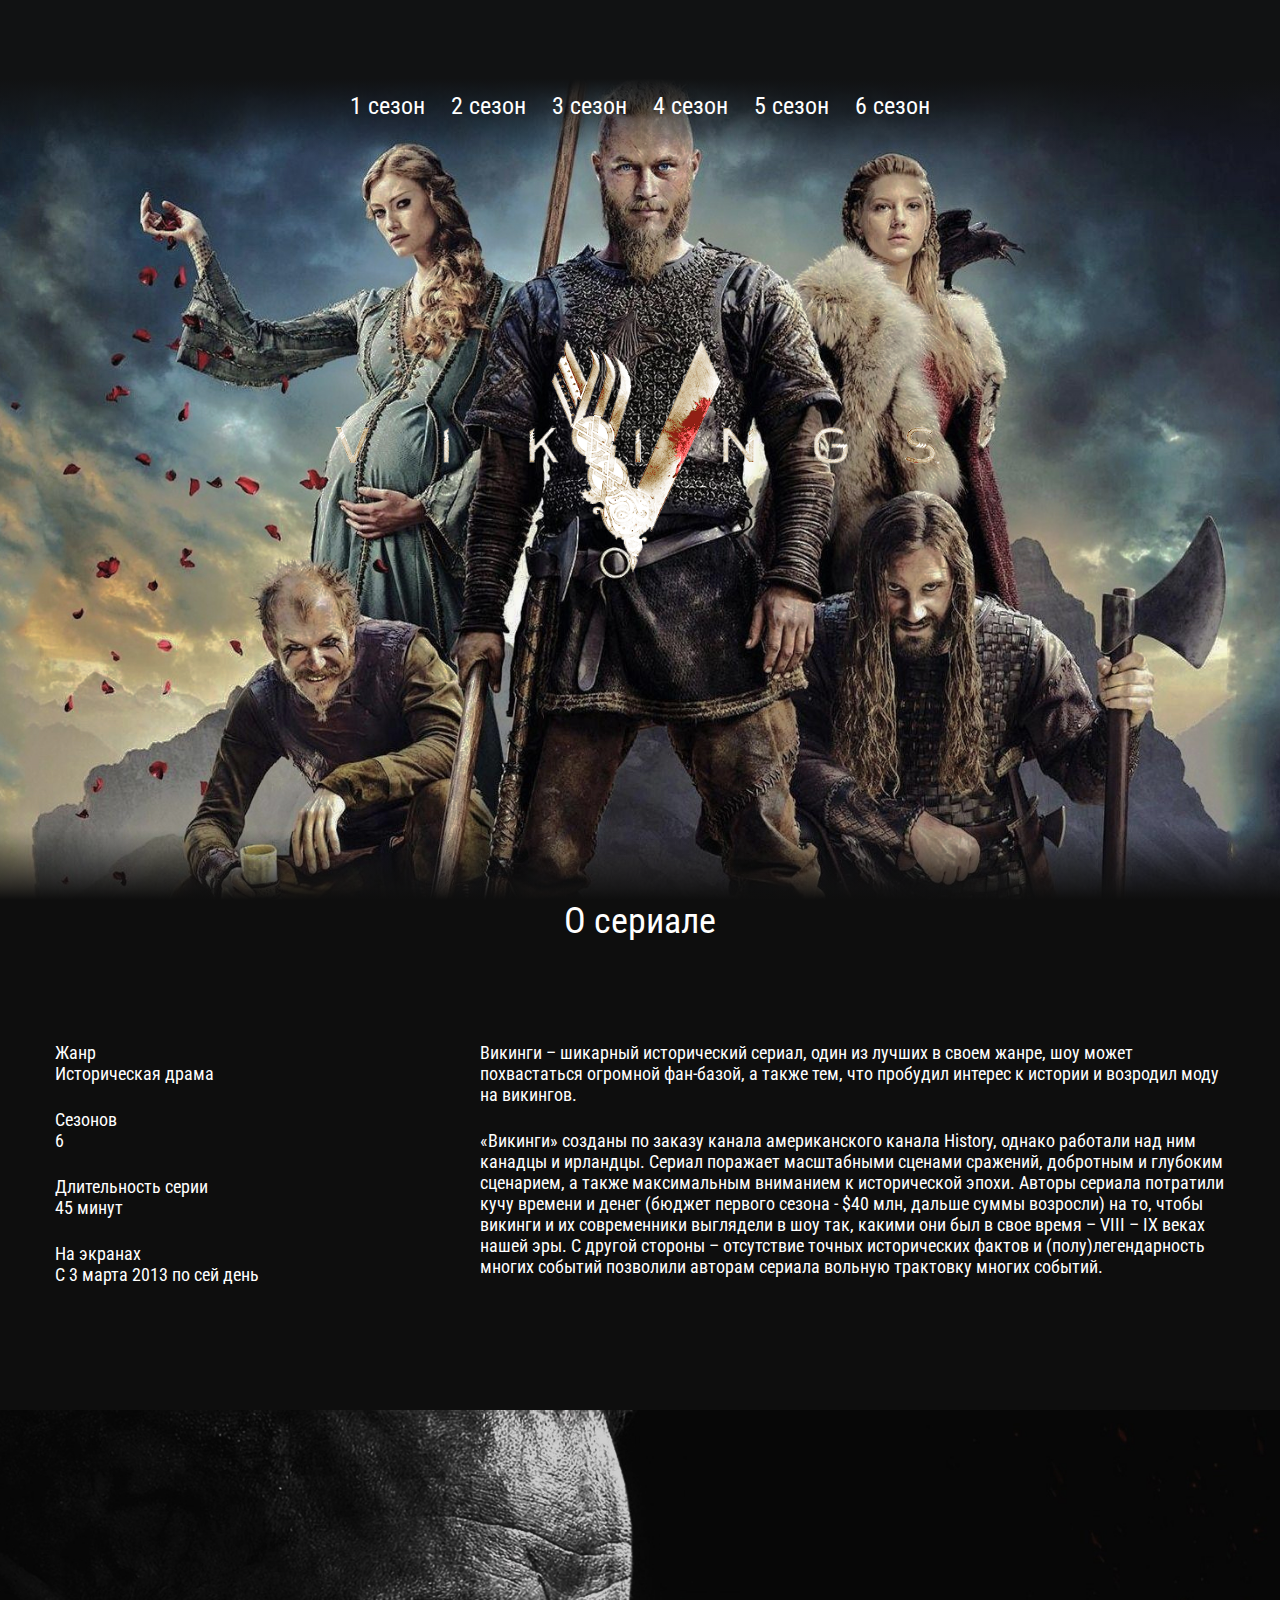
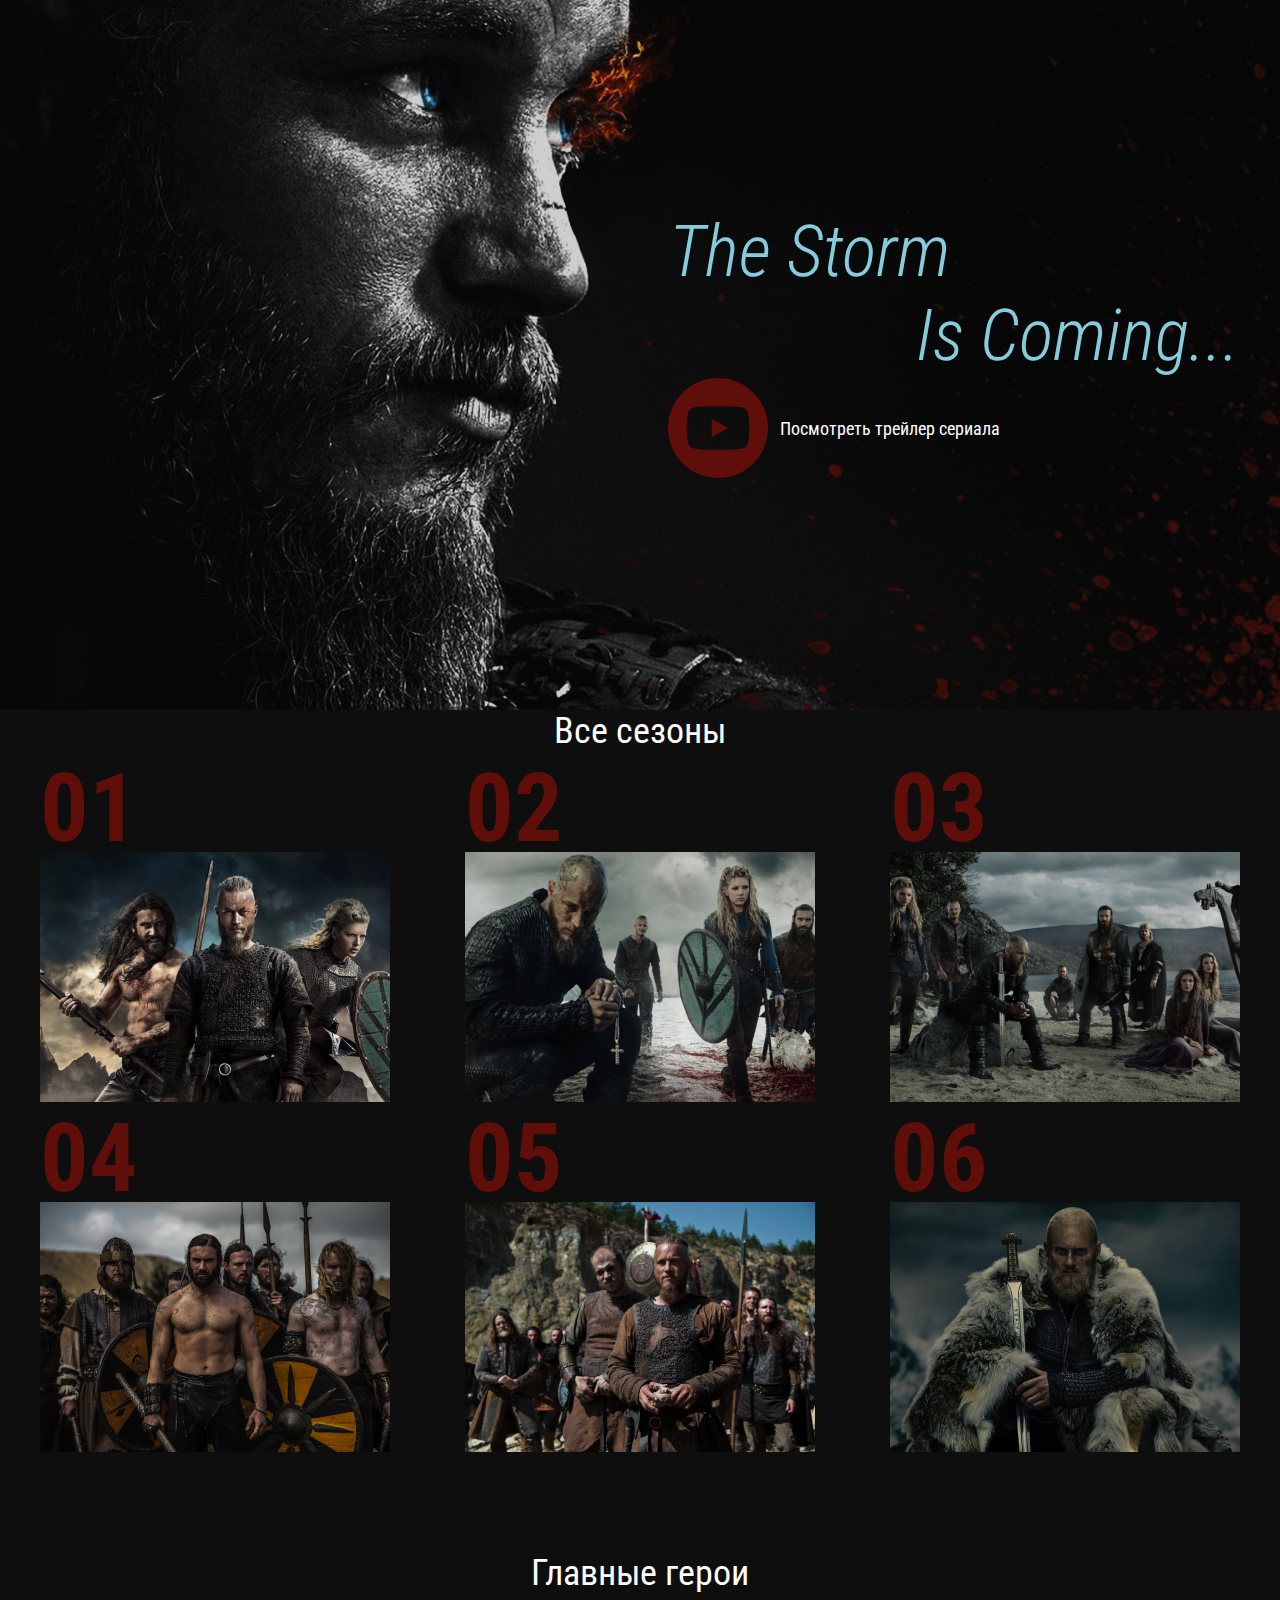
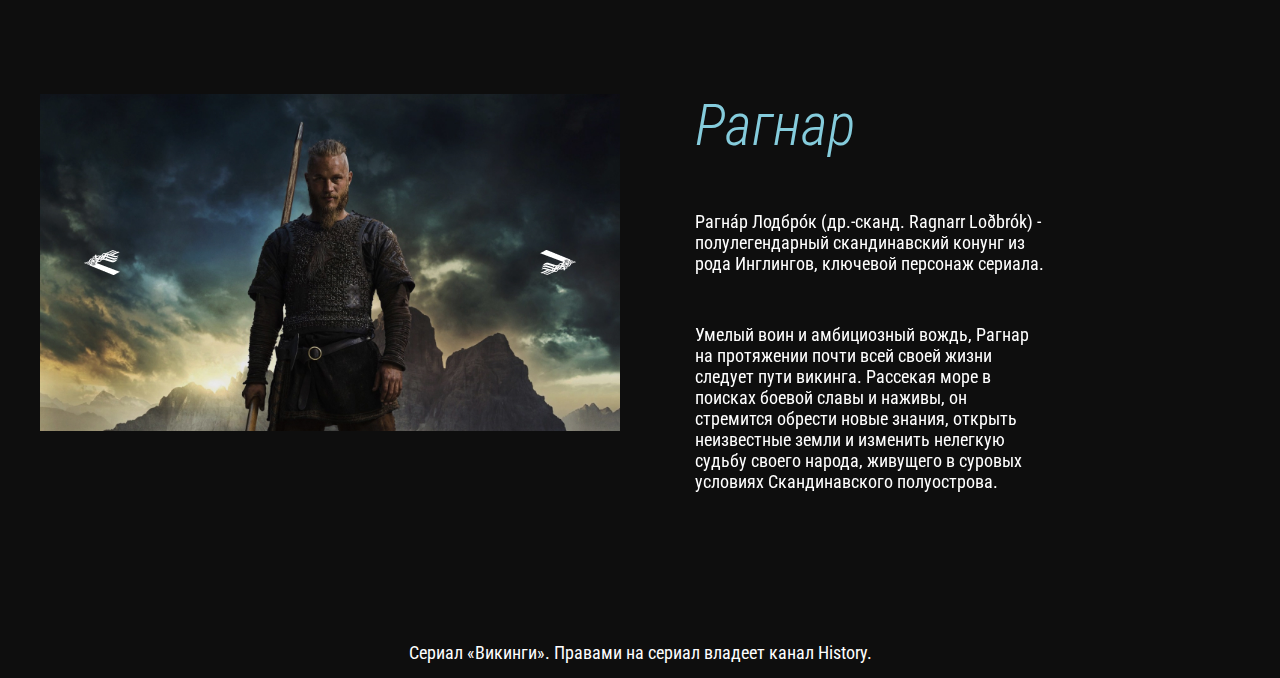
<file: index.html>
<!DOCTYPE html>
<html lang="en">

<head>
  <meta charset="UTF-8">
  <meta name="viewport" content="width=device-width, initial-scale=1.0">
  <meta http-equiv="X-UA-Compatible" content="ie=edge">

  <title>Vikings</title>
  <link href="https://fonts.googleapis.com/css2?family=Roboto+Condensed:ital,wght@0,400;0,700;1,300&display=swap"
    rel="stylesheet">
  
    <link rel="stylesheet" href="css/reset.css">
  <link rel="stylesheet" href="css/slick.css">
  <link rel="stylesheet" href="css/jquery.fancybox.css">
  <link rel="stylesheet" href="css/style.css">
</head>

<body style="background-color: #0e0e0e; color: #ffffff;">

  <header class="header" style="background-image: url(images/header-back.jpg);">
    <nav class="menu">
      <button class="menu__btn">
        <span></span>
      </button>
      <ul class="menu__list">
        <li class="menu__list-item">
          <a href="season-1.html" class="menu-list-link">1 cезон</a>
        </li>
        <li class="menu__list-item">
          <a href="#" class="menu-list-link">2 cезон</a>
        </li>
        <li class="menu__list-item">
          <a href="#" class="menu-list-link">3 cезон</a>
        </li>
        <li class="menu__list-item">
          <a href="#" class="menu-list-link">4 cезон</a>
        </li>
        <li class="menu__list-item">
          <a href="#" class="menu-list-link">5 cезон</a>
        </li>
        <li class="menu__list-item">
          <a href="#" class="menu-list-link">6 cезон</a>
        </li>
      </ul>
    </nav>
    <div class="logo">
      <img src="images/logo.png" alt="Logo" class="logo__img">
    </div>
  </header>

  <section class="about section-page">
    <div class="container">
      <h3 class="about__title title">О сериале</h3>
      <div class="about__inner">
        <div>
          <ul class="about__info">
            <li class="about__info-item">Жанр <span>Историческая драма</span> </li>
            <li class="about__info-item">Сезонов<span>6</span></li>
            <li class="about__info-item">Длительность серии
              <span>45 минут</span></li>
            <li class="about__info-item">На экранах<span>С 3 марта 2013 по сей день</span></li>
          </ul>
        </div>
        <div class="about__text">
          <p>
            Викинги – шикарный исторический сериал, один из лучших в своем жанре,
            шоу может похвастаться огромной фан-базой, а также тем, что пробудил интерес к истории и возродил моду на
            викингов.

          </p>
          <p>
            «Викинги» созданы по заказу канала американского канала History, однако работали над ним канадцы и ирландцы.
            Сериал поражает масштабными сценами сражений, добротным и глубоким сценарием, а также максимальным вниманием
            к исторической эпохи. Авторы сериала потратили кучу времени и денег (бюджет первого сезона - $40 млн, дальше
            суммы возросли) на то, чтобы викинги и их современники выглядели в шоу так, какими они был в свое время –
            VIII – IX веках нашей эры. С другой стороны – отсутствие точных исторических фактов и (полу)легендарность
            многих событий
            позволили авторам сериала вольную трактовку многих событий.
          </p>
        </div>
      </div>

    </div>
  </section>

  <section class="video section-page" style="background-image: url(images/video-bg.jpg);">
    <div class="container">
      <h3 class="video__text">
        <span>The Storm </span>
        Is Coming...
      </h3>
      <div>
      <a class="video__btn" data-fancybox href="https://www.youtube.com/watch?v=1YVxm0GKhkM"><img src="images/youtube-btn.svg"><span>Посмотреть трейлер сериала</span></a>
    </div>
    </div>
  </section>

  <section class="seasons section-page">
    <div class="container">
    <h3 class="title seasons__title ">Все сезоны</h3>
<ol class="seasons__inner">
  <li class="seasons__item" style="background-image: url(images/seasons-image-1.jpg);">
    <a href="#" class="seasons__link" data-fancybox>Смотреть</a>
  </li>
  <li class="seasons__item" style="background-image: url(images/seasons-image-2.jpg);">
    <a href="#" class="seasons__link">Смотреть</a>
  </li>
  <li class="seasons__item" style="background-image: url(images/seasons-image-3.jpg);">
    <a href="#" class="seasons__link">Смотреть</a>
  </li>
  <li class="seasons__item" style="background-image: url(images/seasons-image-4.jpg);">
    <a href="#" class="seasons__link">Смотреть</a>
  </li>
  <li class="seasons__item" style="background-image: url(images/seasons-image-5.jpg);">
    <a href="#" class="seasons__link">Смотреть</a>
  </li>
  <li class="seasons__item" style="background-image: url(images/seasons-image-6.jpg);">
    <a href="#" class="seasons__link">Смотреть</a>
  </li>
</ol>
</div>
  </section>

  <section class="heroes section-page">
<div class="container">
  <h3 class="title heroes__title">
    Главные герои
  </h3>
  <div class="heroes__inner">
    <div class="heroes__slider-img">
<img src="images/hero-1.jpg" alt="" class="heroes__images">
<img src="images/hero-1.jpg" alt="" class="heroes__images">
<img src="images/hero-1.jpg" alt="" class="heroes__images">
    </div>
    <div class="heroes__slider-text">
      <div class="heroes__text">
      <h4 class="heroes__name">Рагнар</h4>
      <p class="heroes__description">
        Рагна́р Лодбро́к (др.-сканд. Ragnarr Loðbrók) - полулегендарный
         скандинавский конунг из рода Инглингов, ключевой персонаж сериала.

      </p>
      <p class="heroes__description">
        Умелый воин и амбициозный вождь, Рагнар на протяжении почти 
        всей своей жизни следует пути викинга. Рассекая море в 
        поисках боевой славы и наживы, он стремится обрести новые 
        знания, открыть неизвестные земли и изменить нелегкую судьбу 
        своего народа, живущего в суровых условиях Скандинавского
         полуострова.
      </p>
    </div>
    
    
      <div class="heroes__text">
      <h4 class="heroes__name">Рагнар2</h4>
      <p class="heroes__description">
        Рагна́р Лодбро́к (др.-сканд. Ragnarr Loðbrók) - полулегендарный
         скандинавский конунг из рода Инглингов, ключевой персонаж сериала.

      </p>
      <p class="heroes__description">
        Умелый воин и амбициозный вождь, Рагнар на протяжении почти 
        всей своей жизни следует пути викинга. Рассекая море в поисках
         боевой славы и наживы, он стремится обрести новые знания, открыть
          неизвестные земли и изменить нелегкую судьбу своего народа, 
          живущего в суровых условиях Скандинавского полуострова
      </p>
</div>
    
    
      <div class="heroes__text">
      <h4 class="heroes__name">Рагнар3</h4>
      <p class="heroes__description">
        Рагна́р Лодбро́к (др.-сканд. Ragnarr Loðbrók) - полулегендарный
         скандинавский конунг из рода Инглингов, ключевой персонаж сериала.

      </p>
      <p class="heroes__description">
        Умелый воин и амбициозный вождь, Рагнар на протяжении почти 
        всей своей жизни следует пути викинга. Рассекая море в поисках боевой славы и наживы, он стремится обрести новые знания, открыть неизвестные земли и изменить нелегкую судьбу своего народа, живущего в суровых условиях Скандинавского полуострова
      </p>
</div>
    
  </div>
</div>
  </section>

  <footer class="footer">
    <div class="contaiber">
    <p class="footer__copy">
      Сериал «Викинги». Правами на сериал владеет канал History.
    </p>
  </div>
  </footer>
  

  <script src="https://ajax.googleapis.com/ajax/libs/jquery/3.4.1/jquery.min.js"></script>
  <script src="js/slick.min.js"></script>
  <script src="js/jquery.fancybox.min.js"></script>
  <script src="js/main.js"></script>
</body>

</html>
</file>
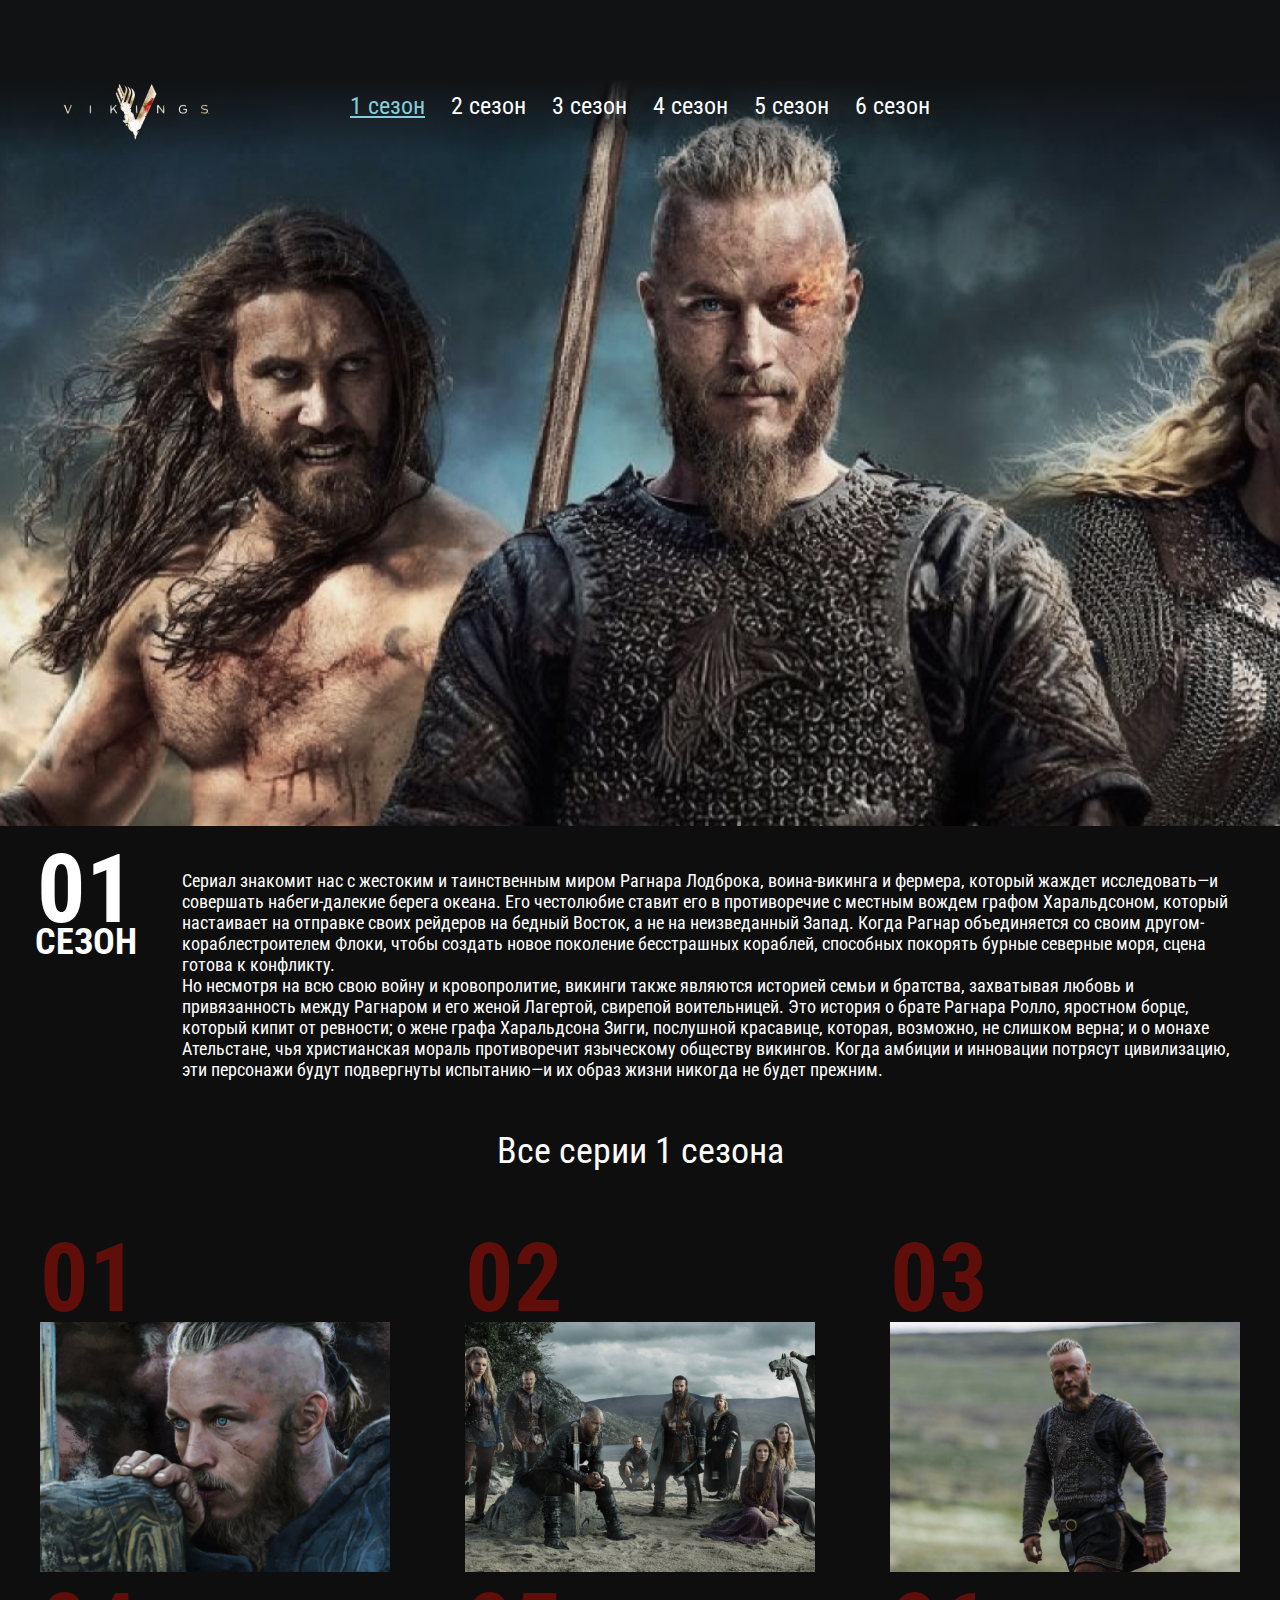
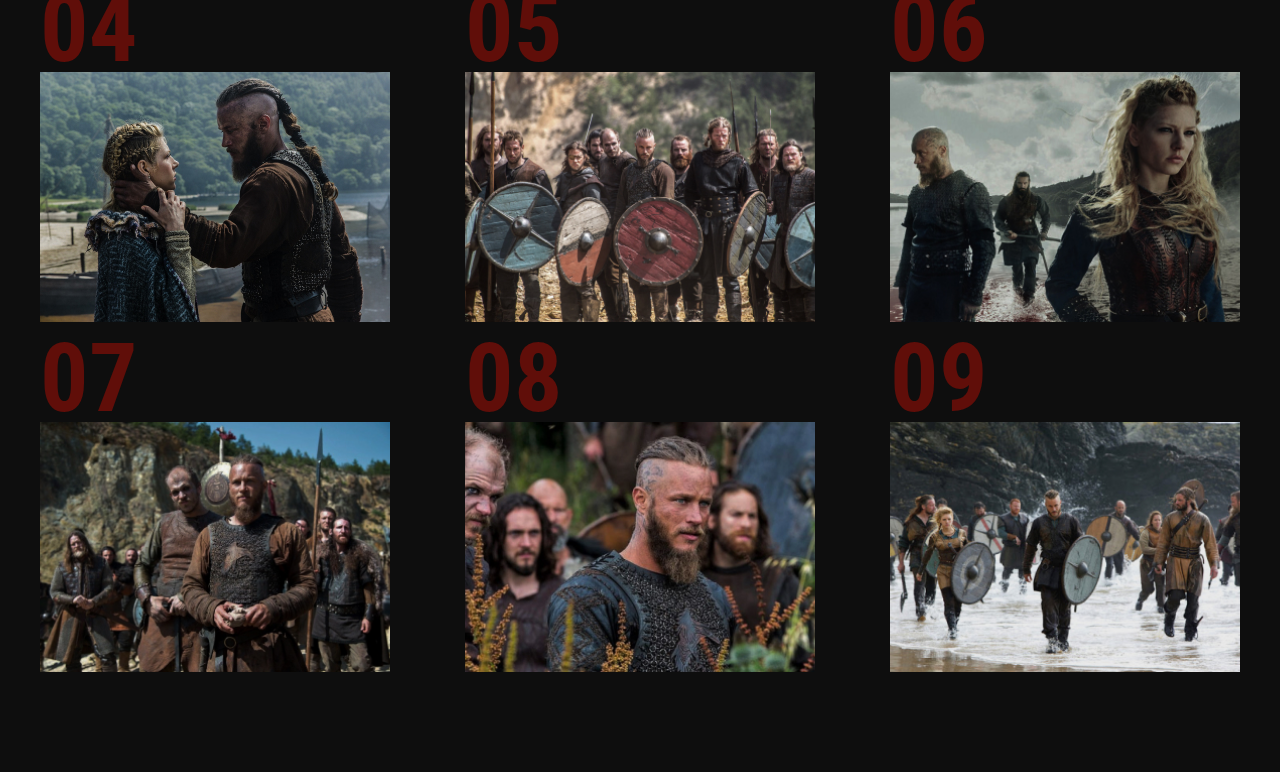
<file: season-1.html>
<!DOCTYPE html>
<html lang="en">

<head>
  <meta charset="UTF-8">
  <meta name="viewport" content="width=device-width, initial-scale=1.0">
  <meta http-equiv="X-UA-Compatible" content="ie=edge">
  <title>Document</title>
  <link href="https://fonts.googleapis.com/css2?family=Roboto+Condensed:ital,wght@0,400;0,700;1,300&display=swap"
    rel="stylesheet">
  <link rel="stylesheet" href="css/reset.css">
  <link rel="stylesheet" href="css/slick.css">
  <link rel="stylesheet" href="css/jquery.fancybox.css">
  <link rel="stylesheet" href="css/style.css">
</head>

<body style="background-color: #0e0e0e; color: #ffffff;">
  <header class="page-header" style='background-image: url(images/page-2-header-back.jpg);'>

    <nav class="menu">
      <div class="menu__container">
        <button class="menu__btn">
          <span></span>
        </button>
        <a href="index.html" class="page-logo">
          <img src="images/season-logo.png" alt="">
        </a>
        <ul class="menu__list">
          <li class="menu__list-item">
            <a href="season-1.html" class="menu-list-link menu-list-link--active">1 cезон</a>
          </li>
          <li class="menu__list-item">
            <a href="#" class="menu-list-link">2 cезон</a>
          </li>
          <li class="menu__list-item">
            <a href="#" class="menu-list-link">3 cезон</a>
          </li>
          <li class="menu__list-item">
            <a href="#" class="menu-list-link">4 cезон</a>
          </li>
          <li class="menu__list-item">
            <a href="#" class="menu-list-link">5 cезон</a>
          </li>
          <li class="menu__list-item">
            <a href="#" class="menu-list-link">6 cезон</a>
          </li>
        </ul>
      </div>
    </nav>
    <div class="season__info" style="background-color: #0e0e0e;">
      <div class="season__num">
        <span class="season__num__num">01</span>
        <span class="season__num__text">СЕЗОН</span>
      </div>
      <div class="season__text">
        <p>Сериал знакомит нас с жестоким и таинственным миром
          Рагнара Лодброка, воина-викинга и фермера, который жаждет
          исследовать—и совершать набеги-далекие берега океана. Его
          честолюбие ставит его в противоречие с местным вождем графом
          Харальдсоном, который настаивает на отправке своих рейдеров на бедный Восток, а не на неизведанный Запад.
          Когда Рагнар объединяется со своим другом-кораблестроителем Флоки, чтобы создать новое поколение бесстрашных
          кораблей, способных покорять бурные северные моря, сцена готова к конфликту.
        </p>
        <p class="season__text-second">Но несмотря на всю свою войну и кровопролитие, викинги также являются историей
          семьи и братства, захватывая
          любовь и привязанность между Рагнаром и его женой Лагертой, свирепой воительницей. Это история о брате Рагнара
          Ролло, яростном борце, который кипит от ревности; о жене графа Харальдсона Зигги, послушной красавице,
          которая, возможно, не слишком верна; и о монахе Ательстане, чья христианская мораль противоречит языческому
          обществу викингов. Когда амбиции и инновации потрясут цивилизацию, эти персонажи будут
          подвергнуты испытанию—и их образ жизни никогда не будет прежним.</p>
      </div>

    </div>
  </header>

  <section class="series seasons section-page">
    <div class="container">
      <h3 class="title series-title">Все серии 1 сезона</h3>
      <ol class="seasons__inner">
        <li class="seasons__item" style="background-image: url(images/s1s1.jpg);">
          <a href="season-1.html" data-fancybox="gallery" class="seasons__link">Смотреть</a>
        </li>
        <li class="seasons__item" style="background-image: url(images/s1s2.jpg);">
          <a href="https://www.youtube.com/watch?v=1YVxm0GKhkM?autoplay=0" class="seasons__link"
            data-fancybox="gallery">Смотреть</a>
        </li>
        <li class="seasons__item" style="background-image: url(images/s1s3.jpg);">
          <a href="https://www.youtube.com/watch?v=1YVxm0GKhkM?autoplay=0" class="seasons__link"
            data-fancybox="gallery">Смотреть</a>
        </li>
        <li class="seasons__item" style="background-image: url(images/s1s4.jpg);">
          <a href="https://www.youtube.com/watch?v=1YVxm0GKhkM?autoplay=0" class="seasons__link"
            data-fancybox="gallery">Смотреть</a>
        </li>
        <li class="seasons__item" style="background-image: url(images/s1s5.jpg);">
          <a href="https://www.youtube.com/watch?v=1YVxm0GKhkM?autoplay=0" class="seasons__link"
            data-fancybox="gallery">Смотреть</a>
        </li>
        <li class="seasons__item" style="background-image: url(images/s1s6.jpg);">
          <a href="https://www.youtube.com/watch?v=1YVxm0GKhkM?autoplay=0" class="seasons__link"
            data-fancybox="gallery">Смотреть</a>
        </li>
        <li class="seasons__item" style="background-image: url(images/s1s7.jpg);">
          <a href="https://www.youtube.com/watch?v=1YVxm0GKhkM?autoplay=0" class="seasons__link"
            data-fancybox="gallery">Смотреть</a>
        </li>
        <li class="seasons__item" style="background-image: url(images/s1s8.jpg);">
          <a href="https://www.youtube.com/watch?v=1YVxm0GKhkM?autoplay=0" class="seasons__link"
            data-fancybox="gallery">Смотреть</a>
        </li>
        <li class="seasons__item" style="background-image: url(images/s1s9.jpg);">
          <a href="https://www.youtube.com/watch?v=1YVxm0GKhkM?autoplay=0" class="seasons__link"
            data-fancybox="gallery">Смотреть</a>
        </li>

      </ol>
    </div>
  </section>







  <script src="https://ajax.googleapis.com/ajax/libs/jquery/3.4.1/jquery.min.js"></script>
  <script src="js/slick.min.js"></script>
  <script src="js/jquery.fancybox.min.js"></script>
  <script src="js/main.js"></script>
</body>

</html>
</file>
<file: css/style.css>
* {
    box-sizing: border-box;
}

body {
    font-family: "Roboto Condensed", sans-serif;
    font-weight: 400;
    font-size: 18px;
    line-height: 21px;
}

.section-page {
    padding-bottom: 100px;
}

.container {
    padding: 0 15px;
    max-width: 1230px;
    margin: 0px auto;
}

.menu__btn {
    display: none;
}

a {
    color: inherit;
    text-decoration: none;
}

ul {
    list-style: none;
}

ol {
    list-style: none;
}

.title {
    text-align: center;
    margin-bottom: 100px;
    font-size: 36px;
    line-height: 42px;
    font-weight: 400;
}

.header {
    height: 100vh;
    background-repeat: no-repeat;
    background-size: cover;
    background-position: center 50px;
    position: relative;
}

.header::after {
    content: "";
    position: absolute;
    height: 70px;
    bottom: 0;
    width: 100%;
    background: linear-gradient(180deg, #0e0e0e 0%, rgba(17, 17, 17, 0.850295) 16.53%, rgba(32, 31, 33, 0) 100%);
    transform: rotate(180deg);
}

.menu {
    background: linear-gradient(180deg, #111213 0%, #111213 43.62%, rgba(32, 31, 33, 0) 86.33%);
    padding: 50px 0px 58px;
}

.menu__list {
    display: flex;
    justify-content: center;
    padding-top: 40px;
}

.menu__list-item {
    padding: 0px 13px;
}

.menu-list-link {
    font-size: 36px;
    line-height: 42px;
}

.menu-list-link:hover,
.menu-list-link--active {
    color: #85ccdc;
    text-decoration: underline;
}

.logo {
    padding-top: 160px;
    text-align: center;
    height: 321px;
}

.about {
    padding-bottom: 100px;
}

.about__inner {
    display: flex;
    padding: 0 15px;
}

.about__info {
    width: 375px;
}

.about__text {
    margin-left: 50px;
}

.about__info-item {
    margin-bottom: 25px;
}

.about__info-item span {
    display: block;
}

.about__text p {
    margin-bottom: 25px;
}

.video {
    height: 100vh;
    background-repeat: no-repeat;
    background-size: cover;
    background-position: center center;
    text-align: right;
}

.video__text {
    font-style: italic;
    font-weight: 300;
    font-size: 72px;
    line-height: 84px;
    color: #85ccdc;
    padding-top: 400px;
}

.video__text span {
    display: block;
    padding-right: 290px;
}

.video__btn {
    display: flex;
    align-items: center;
    justify-content: right;
    margin-right: 240px;
}

.video__btn img {
    margin-right: 12px;
    height: 100px;
    width: 100px;
}

.seasons__inner {
    display: grid;
    grid-template-columns: repeat(auto-fill, minmax(284px, 1fr));
    grid-gap: 100px 75px;
    counter-reset: section;
}

.seasons__item {
    height: 250px;
    background-repeat: no-repeat;
    background-size: cover;
    background-position: center center;
    position: relative;
    display: flex;
    justify-content: center;
    align-items: center;
}

.seasons__item:hover .seasons__link {
    opacity: 1;
}

.seasons__item:hover::after {
    content: " ";
    position: absolute;
    left: 0;
    right: 0;
    top: 0;
    bottom: 0;
    background: rgba(14, 14, 14, 0.8);
}

.seasons__item::before {
    counter-increment: section;
    content: "0" counters(section, ".");
    font-weight: bold;
    font-size: 96px;
    line-height: 112px;
    color: #600e09;
    position: absolute;
    left: 0;
    top: -100px;
}

.seasons__item:nth-child(n + 10)::before {
    content: counters(section, ".");
}

.seasons__link {
    font-size: 36px;
    line-height: 42px;
    padding: 12px 78px;
    background-color: #0e0e0e;
    opacity: 0;
    transition: all 2s;
    z-index: 2;
}

.heroes__slider-img {
    max-width: 775px;
    object-fit: cover;
    margin-right: 75px;
}

.heroes__slider-text {
    max-width: 350px;
    min-height: 300px;
}

.heroes__inner {
    display: flex;
}

.heroes__name {
    margin-bottom: 55px;
    font-style: italic;
    font-weight: 300;
    font-size: 72px;
    line-height: 84px;
    color: #85ccdc;
}

.heroes__description {
    margin-bottom: 50px;
}

.slick-btn {
    position: absolute;
    top: 42%;
    transform: translateY(-50%);
    border: none;
    background-color: transparent;
    z-index: 5;
    cursor: pointer;
}

.slick-prev {
    left: 37px;
}

.slick-next {
    right: 0;
    right: 37px;
}

.footer__copy {
    text-align: center;
    padding-bottom: 15px;
}

/* start page season-1 */

.page-header {
    height: 90vh;
    background-repeat: no-repeat;
    background-size: cover;
    background-position: center center;
    position: relative;
}

.season__info {
    position: absolute;
    bottom: 0;
    left: 0;
    right: 0;
    margin: 0 auto;
    display: flex;
    max-width: 1383px;
}

.season__num {
    padding: 21px 0 0 35px;
    font-weight: bold;
    text-align: center;
}

.season__num__num {
    font-size: 96px;
    line-height: 84px;
}

.season__num__text {
    font-size: 36px;
    line-height: 22px;
}

.season__text {
    padding: 44px 47px 0px 45px;
}

.season-text p {
    margin-bottom: 15px;
}

.series-title,
.seasons-title {
    margin: 50px 0 150px 0;
}

.menu__container {
    max-width: 1385px;
    position: relative;
    margin: 0 auto;
}

.page-logo {
    position: absolute;
    margin-top: 34px;
    margin-left: 80px;
}

/* start media */

@media (max-width: 1366px) {
    .page-logo {
        left: -20px;
    }
    .logo__img {
        width: 50%;
    }

    .menu-list-link {
        font-size: 24px;
        line-height: 32px;
    }
    .heroes__slider-img {
        max-width: 580px;
        max-height: 100vh;
    }
    .slick-btn {
        top: 38%;
    }
    .heroes__name {
        font-size: 58px;
        line-height: 62px;
    }

    .page-header {
        height: 120vh;
    }
}

@media (max-width: 1024px) {
    .page-logo {
        display: none;
    }
    .about__text,
    .about__info {
        font-size: 16px;
        line-height: 18px;
    }
    .about__info {
        width: 225px;
    }
    .heroes__slider-img {
        margin-bottom: 30px;
        margin-right: 0px;
    }
    .heroes__slider-text {
        max-width: 350px;
        min-height: 300px;
    }

    .heroes__inner {
        margin: 0 auto;
        display: block;
        text-align: center;
    }

    .heroes__name {
        margin-bottom: 30px;
        font-size: 38px;
        line-height: 44px;
    }
    .heroes__slider-text {
        max-width: 550px;
        min-height: 300px;
    }

    .heroes__description {
        margin-bottom: 20px;
    }
    .heroes__title {
        margin-bottom: 50px;
    }
    .section-page {
        padding-bottom: 50px;
    }
    .slick-btn {
        top: 48%;
    }
    .season__info {
        display: block;
        padding: 30px 10px 0 10px;
    }
    .season__text {
        padding: 0;
    }
    .season__num {
        padding: 0;
        margin-bottom: 10px;
    }
    .season__num__num {
        font-size: 70px;
        line-height: 74px;
    }
}

@media (max-width: 768px) {
    .title {
        font-size: 24px;
        line-height: 28px;
    }
    .about__text,
    .about__info {
        font-size: 14px;
        line-height: 16px;
    }
    .about__info {
        width: 150px;
    }
    .about {
        padding-top: 50px;
        padding-bottom: 30px;
    }
    .about__title {
        text-align: center;
        margin-bottom: 30px;
        font-size: 24px;
        line-height: 28px;
        font-weight: 400;
    }

    .seasons__item::before {
        counter-increment: section;
        content: "0" counters(section, ".");
        font-weight: bold;
        font-size: 72px;
        line-height: 86px;
        color: #600e09;
        position: absolute;
        left: 0;
        top: -80px;
    }

    .seasons__link {
        font-size: 24px;
        line-height: 28px;
        padding: 12px 78px;
        background-color: #0e0e0e;
        opacity: 0;
        transition: all 2s;
        z-index: 2;
    }

    .slick-btn {
        display: none;
    }
}

@media (max-width: 640px) {
    .about__inner {
        display: block;
    }

    .menu__btn {
        display: block;
        width: 40px;
        height: 40px;
        cursor: pointer;
        position: absolute;
        right: 20px;
        z-index: 10;
        display: flex;
        align-items: center;
        background-color: transparent;
        border: none;
        padding: 0;
    }
    .menu__btn span {
        background-color: #fff;
        height: 5px;
        width: 100%;
    }
    .menu__btn::after,
    .menu__btn::before {
        content: "";
        width: 100%;
        height: 5px;
        background-color: #fff;
        position: absolute;
    }
    .menu__btn::before {
        top: 0;
        left: 0;
    }
    .menu__btn::after {
        bottom: 0;
        left: 0;
    }

    .menu {
        background: linear-gradient(180deg, #111213 0%, #111213 3.62%, rgba(32, 31, 33, 0) 66.33%);
    }
    .menu__list {
        /* display: none; */
        display: block;
        text-align: center;
        transform: translateY(-130%);
        background: linear-gradient(180deg, #111213 0%, #111213 63.62%, rgba(32, 31, 33, 0) 86.33%);
        transition: all 0.3s;
    }
    .menu-list-link {
        display: block;
        padding-top: 10px;
    }
    .menu__list.menu__list--active {
        transform: translateY(0%);
    }
    .about__text {
        margin-left: 0;
    }
    .about__info-item {
        margin-bottom: 0;
    }
    .about__text p {
        margin: 10px 0;
    }

    .video {
        text-align: center;
    }

    .video__text {
        font-style: italic;
        font-weight: 300;
        font-size: 54px;
        line-height: 64px;
        color: #85ccdc;
        padding-top: 444px;
    }

    .video__text span {
        display: block;
        padding-right: 0px;
    }

    .video__btn {
        display: flex;
        align-items: center;
        justify-content: center;
        margin-right: 0px;
    }

    .video__btn img {
        margin-right: 12px;
        height: 75px;
        width: 75px;
    }

    .page-logo {
        position: absolute;
        margin-top: 0px;
        margin-left: 0px;
        left: 33%;
    }
    .logo {
        display: none;
    }
    .video__text {
        padding-top: 245px;
    }
    .season__text-second {
        display: none;
    }
    .season__num__num {
        font-size: 55px;
        line-height: 60px;
    }
}
</file>
